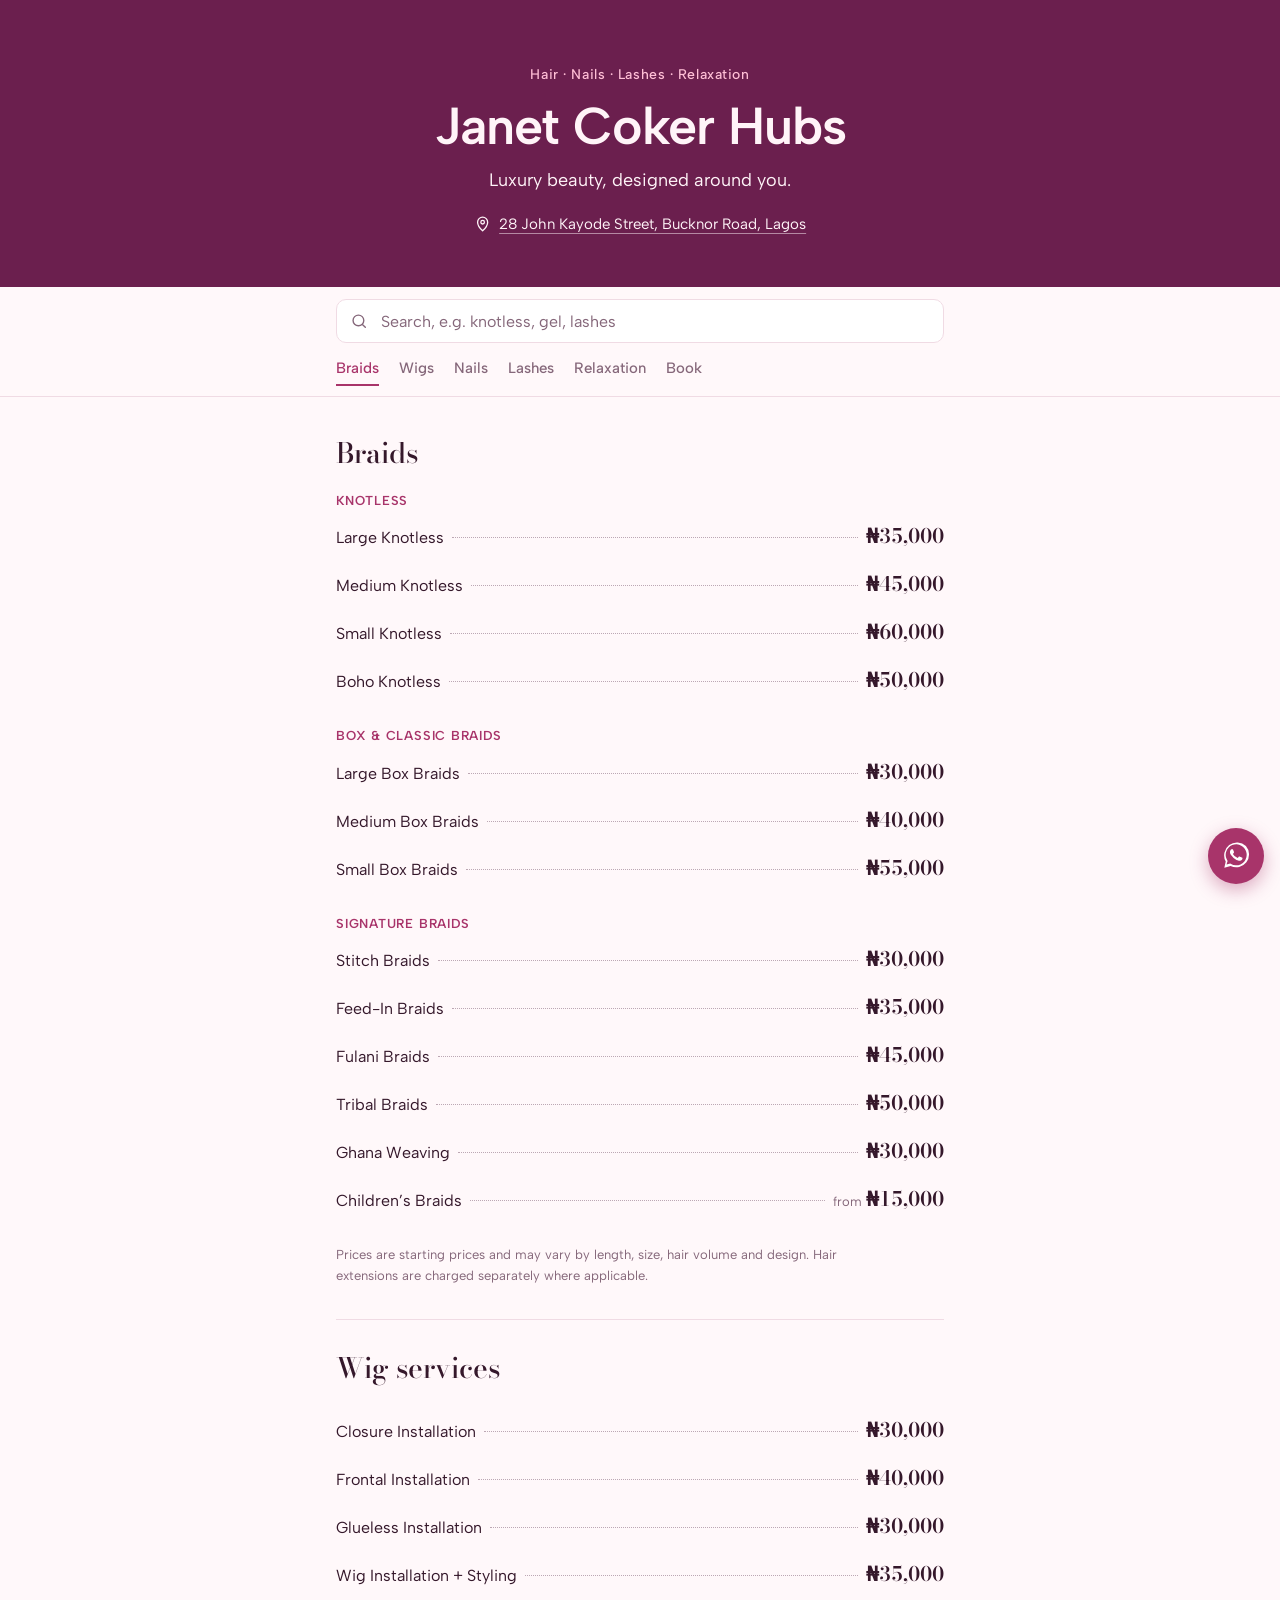
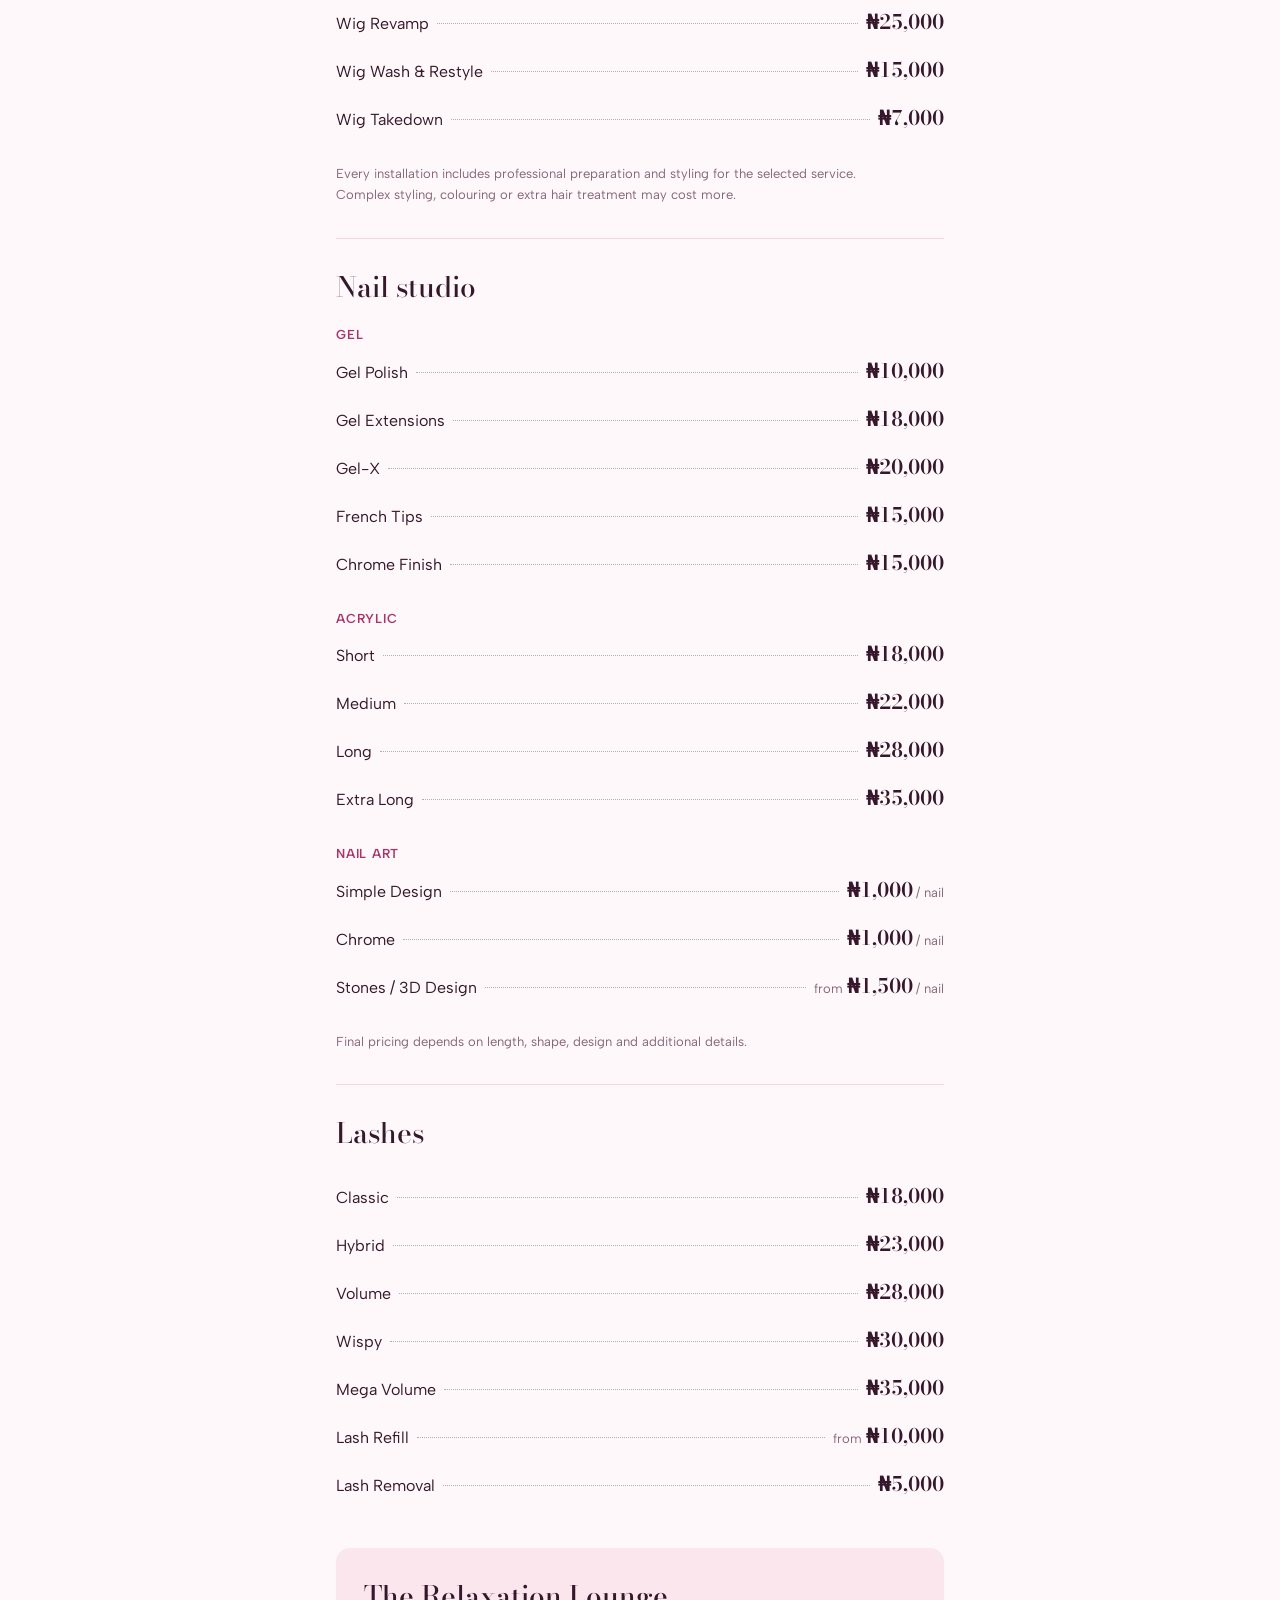
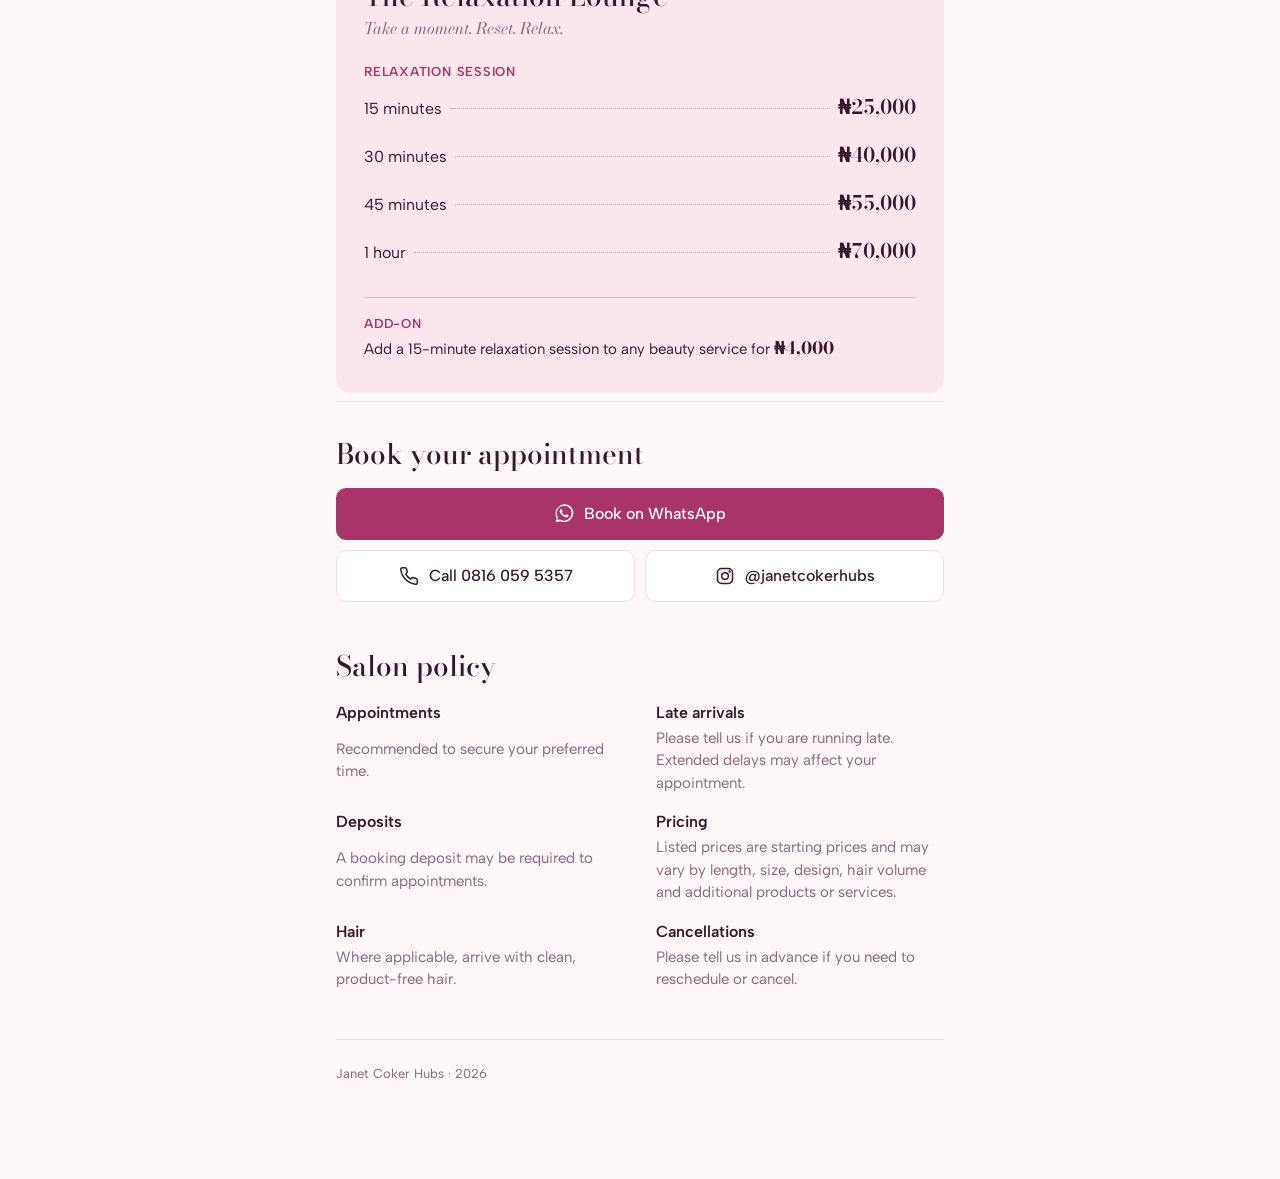
<file: index.html>
<!doctype html>
<html lang="en">
<head>
  <meta charset="utf-8">
  <meta name="viewport" content="width=device-width, initial-scale=1, viewport-fit=cover">
  <title>Janet Coker Hubs Price List</title>
  <meta name="description" content="Prices for braids, wig services, nails, lashes and relaxation at Janet Coker Hubs, 28 John Kayode Street, Bucknor Road, Lagos.">
  <meta name="theme-color" content="#6B1F4E">
  <meta name="color-scheme" content="light only">
  <link rel="icon" href="data:image/svg+xml,%3Csvg xmlns='http://www.w3.org/2000/svg' viewBox='0 0 64 64'%3E%3Ccircle cx='32' cy='32' r='30' fill='%236B1F4E'/%3E%3Ccircle cx='32' cy='32' r='12' fill='%23FFBFD6'/%3E%3C/svg%3E">
  <link rel="preconnect" href="https://fonts.googleapis.com">
  <link rel="preconnect" href="https://fonts.gstatic.com" crossorigin>
  <link href="https://fonts.googleapis.com/css2?family=Albert+Sans:wght@400;500;600&family=Bodoni+Moda:ital,opsz,wght@0,6..96,500;0,6..96,600;1,6..96,500&display=swap" rel="stylesheet">
  <link rel="stylesheet" href="styles.css">
</head>
<body>

  <header class="hero">
    <div class="wrap">
      <p class="services-line">Hair · Nails · Lashes · Relaxation</p>
      <h1 class="brand">Janet Coker Hubs</h1>
      <p class="tagline">Luxury beauty, designed around you.</p>
      <a class="address" href="https://www.google.com/maps/search/?api=1&amp;query=28+John+Kayode+Street,+Bucknor+Road,+Lagos" target="_blank" rel="noopener">
        <svg viewBox="0 0 24 24" aria-hidden="true" class="stroke"><path d="M12 22s7-6.2 7-12a7 7 0 1 0-14 0c0 5.8 7 12 7 12z"/><circle cx="12" cy="10" r="2.5"/></svg>
        28 John Kayode Street, Bucknor Road, Lagos
      </a>
    </div>
  </header>

  <nav class="toolbar" aria-label="Menu sections">
    <div class="wrap">
      <div class="search">
        <svg viewBox="0 0 24 24" aria-hidden="true"><circle cx="11" cy="11" r="7"/><path d="m20 20-3.5-3.5"/></svg>
        <input id="search" type="search" placeholder="Search, e.g. knotless, gel, lashes" autocomplete="off" aria-label="Search services">
        <button id="clear-search" class="search__clear" type="button" aria-label="Clear search" hidden>&times;</button>
      </div>
      <ul class="chips" id="chips"></ul>
    </div>
  </nav>

  <div class="wrap">
    <main id="menu" class="menu"></main>

    <p class="no-results" id="no-results" hidden>
      Nothing on the menu matches “<span id="no-results-term"></span>”.
      Ask us on WhatsApp and we’ll tell you if we can do it.
    </p>

    <section class="book" id="book" aria-labelledby="book-title">
      <h2 id="book-title">Book your appointment</h2>
      <div class="book__actions">
        <a class="btn btn--primary" href="https://wa.me/2348160595357" target="_blank" rel="noopener">
          <svg viewBox="0 0 24 24" aria-hidden="true"><path d="M20.5 3.5A11 11 0 0 0 3.2 16.7L2 22l5.4-1.4A11 11 0 0 0 20.5 3.5zM12 20a8.9 8.9 0 0 1-4.6-1.3l-.3-.2-3.2.8.9-3.1-.2-.3A9 9 0 1 1 12 20zm4.9-6.7c-.3-.1-1.6-.8-1.8-.9-.3-.1-.4-.1-.6.1l-.8 1c-.2.2-.3.2-.6.1a7.4 7.4 0 0 1-3.6-3.2c-.3-.5.3-.4.8-1.4.1-.2 0-.3 0-.4l-.8-2c-.2-.5-.4-.4-.6-.4h-.5a1 1 0 0 0-.7.3 3 3 0 0 0-.9 2.2 5.1 5.1 0 0 0 1.1 2.7 11.7 11.7 0 0 0 4.5 4c1.7.7 2.3.8 3.2.6a2.7 2.7 0 0 0 1.8-1.2 2.2 2.2 0 0 0 .1-1.2c0-.1-.2-.2-.5-.3z"/></svg>
          Book on WhatsApp
        </a>
        <a class="btn" href="tel:+2348160595357">
          <svg viewBox="0 0 24 24" aria-hidden="true" class="stroke"><path d="M22 16.9v3a2 2 0 0 1-2.2 2 19.8 19.8 0 0 1-8.6-3.1 19.5 19.5 0 0 1-6-6A19.8 19.8 0 0 1 2.1 4.2 2 2 0 0 1 4.1 2h3a2 2 0 0 1 2 1.7c.1.9.4 1.8.7 2.7a2 2 0 0 1-.5 2.1L8 9.8a16 16 0 0 0 6 6l1.3-1.3a2 2 0 0 1 2.1-.4c.9.3 1.8.6 2.7.7a2 2 0 0 1 1.7 2z"/></svg>
          Call 0816 059 5357
        </a>
        <a class="btn" href="https://instagram.com/janetcokerhubs" target="_blank" rel="noopener">
          <svg viewBox="0 0 24 24" aria-hidden="true" class="stroke"><rect x="3" y="3" width="18" height="18" rx="5"/><circle cx="12" cy="12" r="4"/><circle cx="17.5" cy="6.5" r=".6"/></svg>
          @janetcokerhubs
        </a>
      </div>
    </section>

    <section class="policy" id="policy" aria-labelledby="policy-title">
      <h2 id="policy-title">Salon policy</h2>
      <dl class="policy__list" id="policy-list"></dl>
    </section>

    <footer class="footer">
      <p>Janet Coker Hubs &middot; <span id="year"></span></p>
    </footer>
  </div>

  <a class="fab" href="https://wa.me/2348160595357" target="_blank" rel="noopener" aria-label="Book on WhatsApp">
    <svg viewBox="0 0 24 24" aria-hidden="true"><path d="M20.5 3.5A11 11 0 0 0 3.2 16.7L2 22l5.4-1.4A11 11 0 0 0 20.5 3.5zM12 20a8.9 8.9 0 0 1-4.6-1.3l-.3-.2-3.2.8.9-3.1-.2-.3A9 9 0 1 1 12 20zm4.9-6.7c-.3-.1-1.6-.8-1.8-.9-.3-.1-.4-.1-.6.1l-.8 1c-.2.2-.3.2-.6.1a7.4 7.4 0 0 1-3.6-3.2c-.3-.5.3-.4.8-1.4.1-.2 0-.3 0-.4l-.8-2c-.2-.5-.4-.4-.6-.4h-.5a1 1 0 0 0-.7.3 3 3 0 0 0-.9 2.2 5.1 5.1 0 0 0 1.1 2.7 11.7 11.7 0 0 0 4.5 4c1.7.7 2.3.8 3.2.6a2.7 2.7 0 0 0 1.8-1.2 2.2 2.2 0 0 0 .1-1.2c0-.1-.2-.2-.5-.3z"/></svg>
  </a>

  <script src="menu-data.js"></script>
  <script src="script.js"></script>
</body>
</html>
</file>
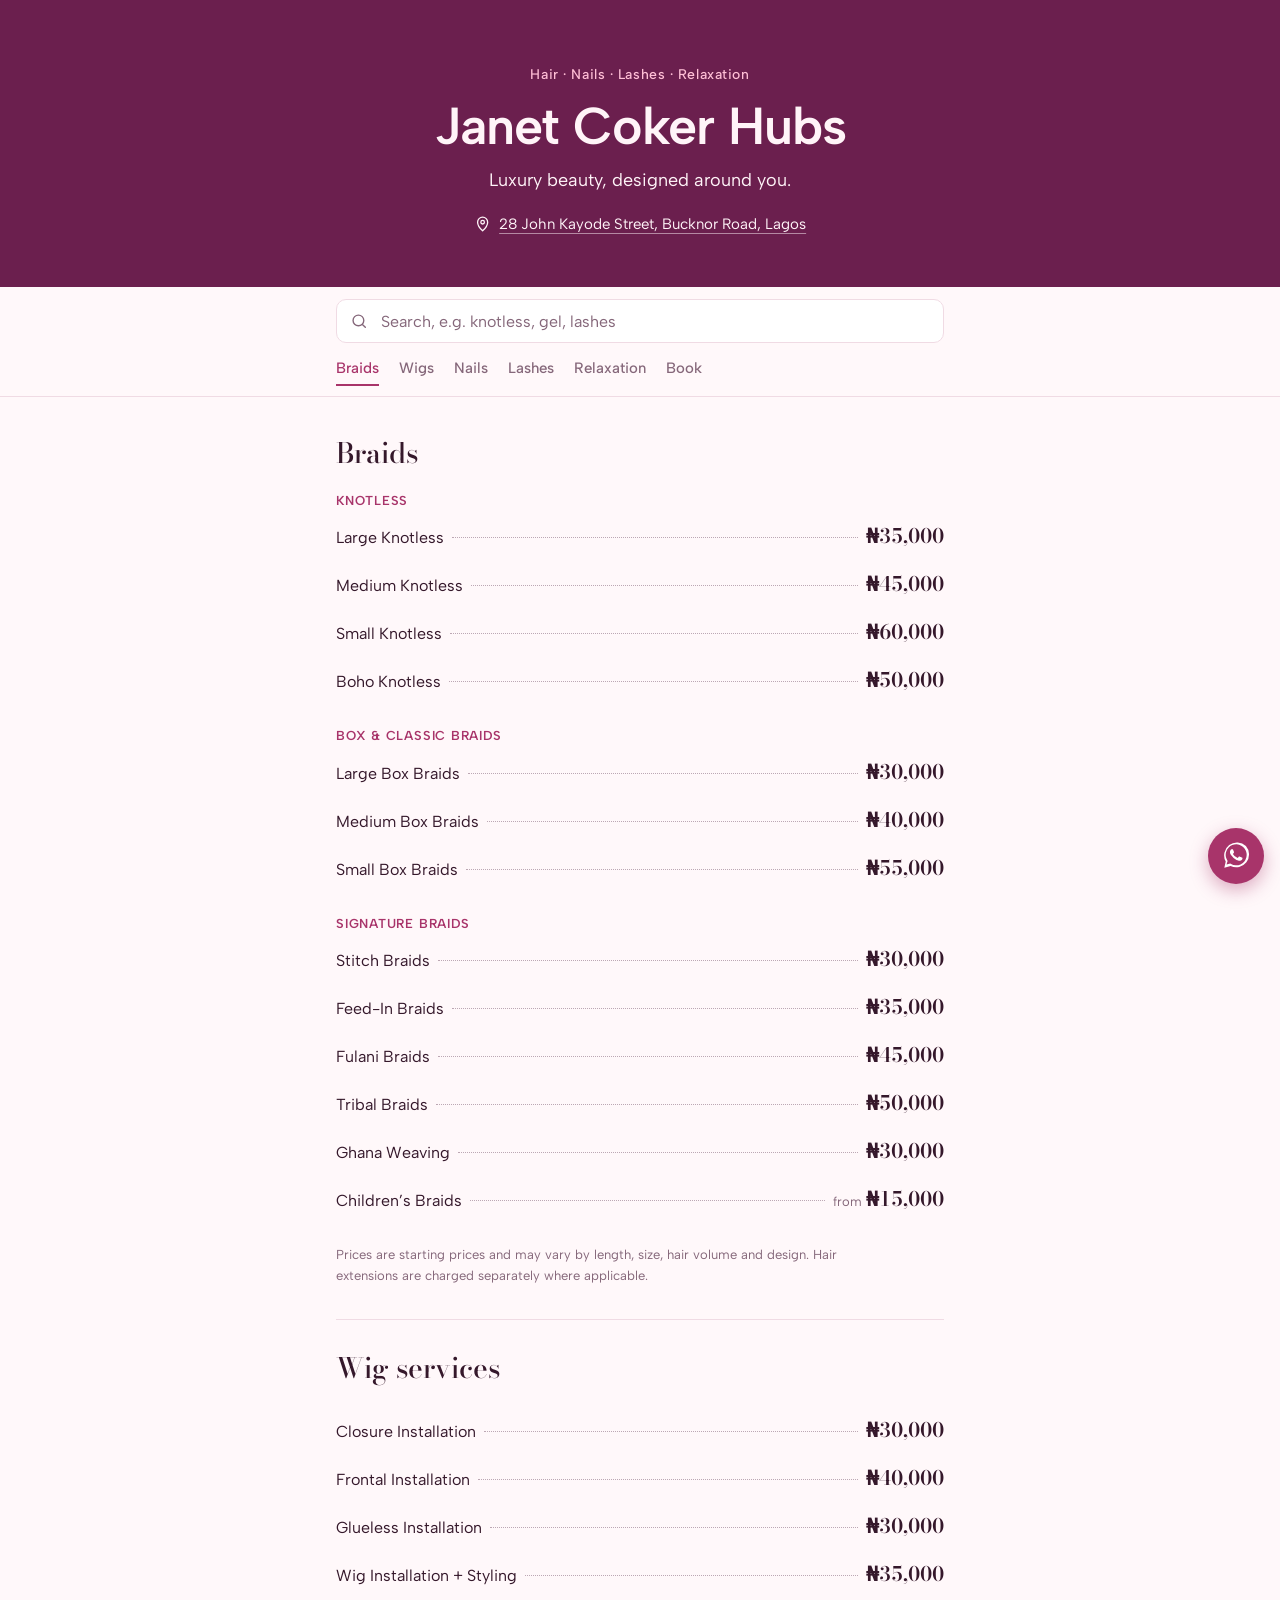
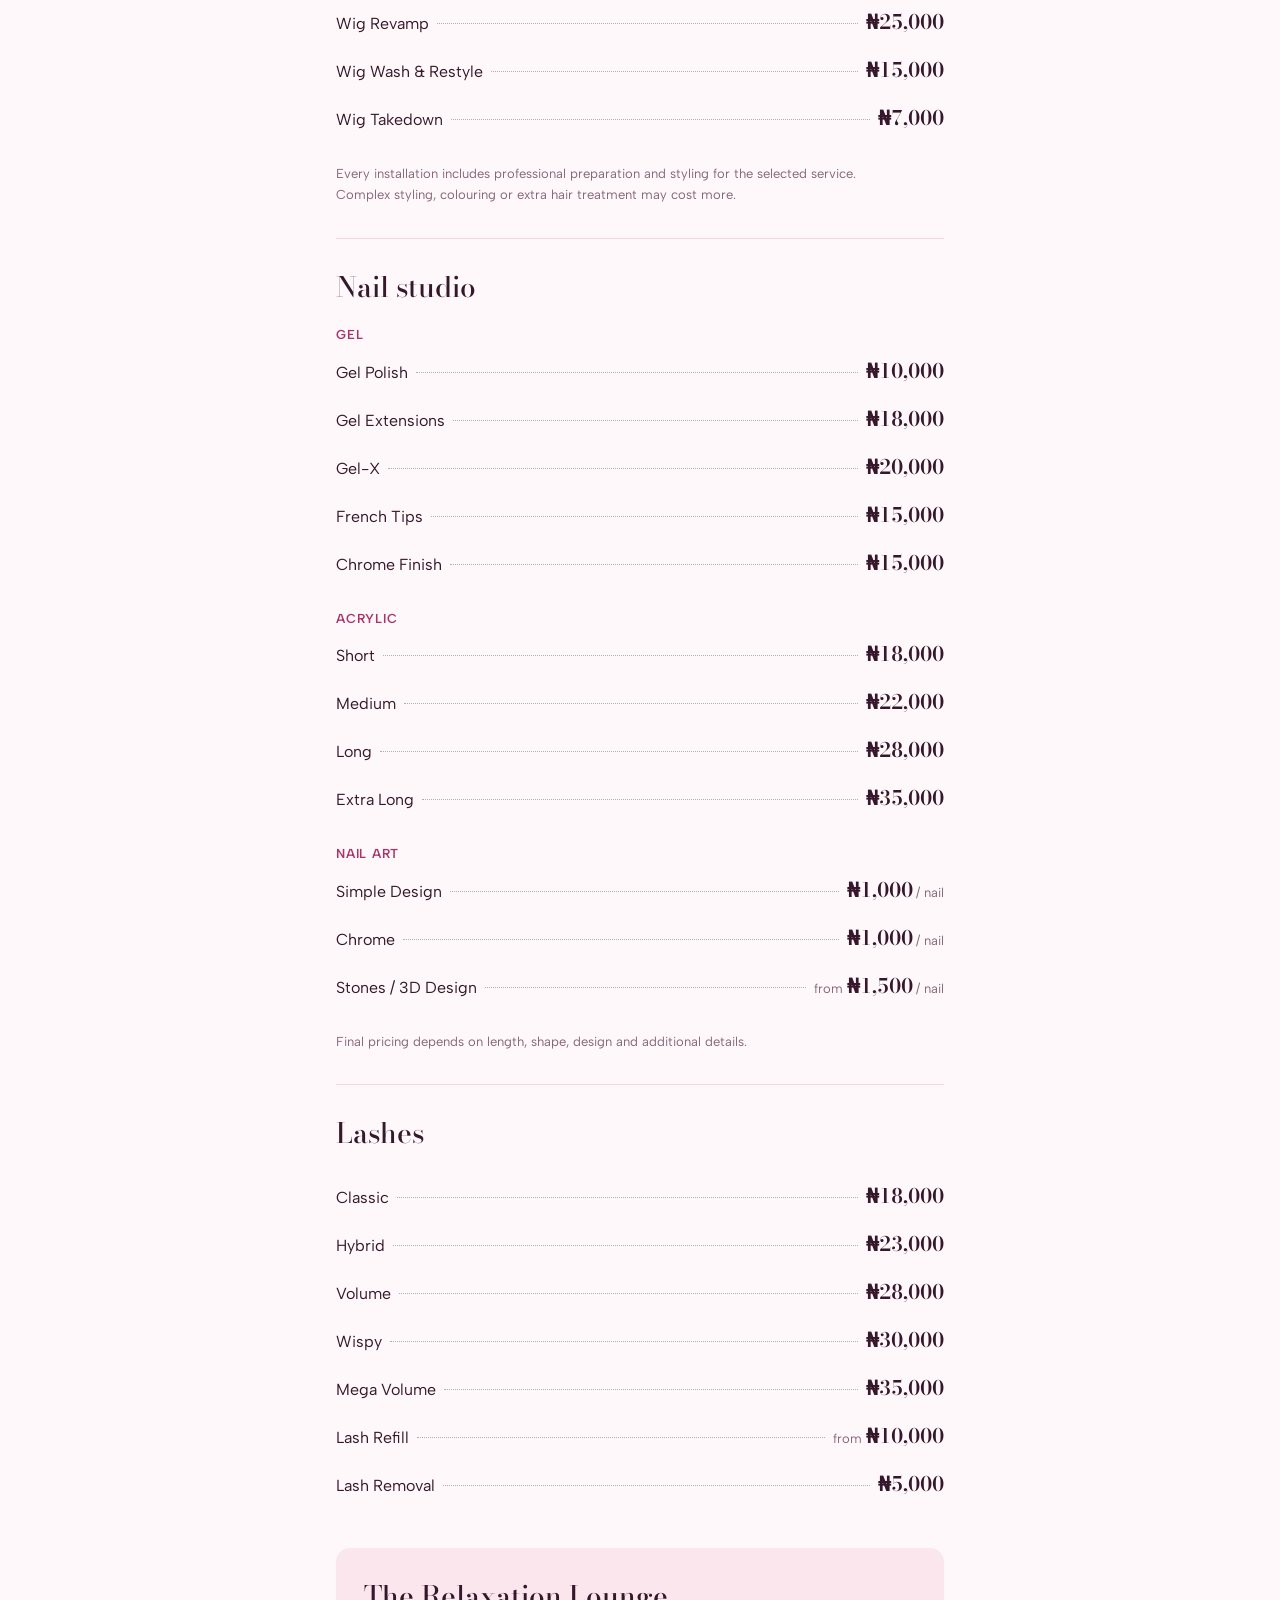
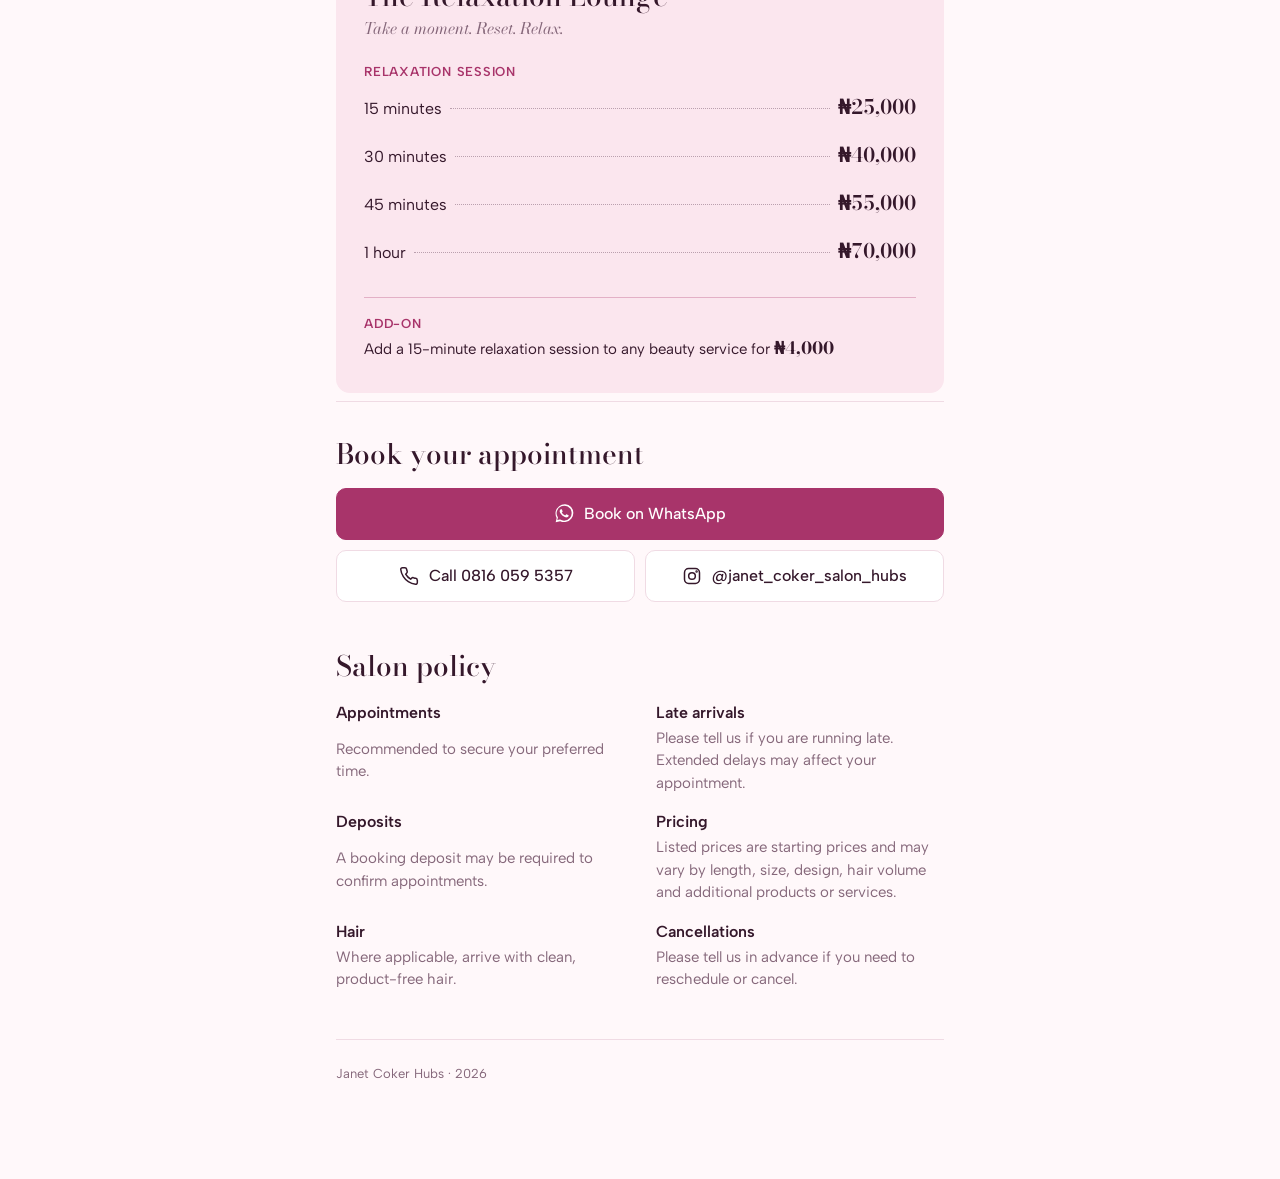
<file: docs/index.html>
<!doctype html>
<html lang="en">
<head>
  <meta charset="utf-8">
  <meta name="viewport" content="width=device-width, initial-scale=1, viewport-fit=cover">
  <title>Janet Coker Hubs Price List</title>
  <meta name="description" content="Prices for braids, wig services, nails, lashes and relaxation at Janet Coker Hubs, 28 John Kayode Street, Bucknor Road, Lagos.">
  <meta name="theme-color" content="#6B1F4E">
  <meta name="color-scheme" content="light only">
  <link rel="icon" href="data:image/svg+xml,%3Csvg xmlns='http://www.w3.org/2000/svg' viewBox='0 0 64 64'%3E%3Ccircle cx='32' cy='32' r='30' fill='%236B1F4E'/%3E%3Ccircle cx='32' cy='32' r='12' fill='%23FFBFD6'/%3E%3C/svg%3E">
  <link rel="preconnect" href="https://fonts.googleapis.com">
  <link rel="preconnect" href="https://fonts.gstatic.com" crossorigin>
  <link href="https://fonts.googleapis.com/css2?family=Albert+Sans:wght@400;500;600&family=Bodoni+Moda:ital,opsz,wght@0,6..96,500;0,6..96,600;1,6..96,500&display=swap" rel="stylesheet">
  <link rel="stylesheet" href="styles.css">
</head>
<body>

  <header class="hero">
    <div class="wrap">
      <p class="services-line">Hair · Nails · Lashes · Relaxation</p>
      <h1 class="brand">Janet Coker Hubs</h1>
      <p class="tagline">Luxury beauty, designed around you.</p>
      <a class="address" href="https://www.google.com/maps/search/?api=1&amp;query=28+John+Kayode+Street,+Bucknor+Road,+Lagos" target="_blank" rel="noopener">
        <svg viewBox="0 0 24 24" aria-hidden="true" class="stroke"><path d="M12 22s7-6.2 7-12a7 7 0 1 0-14 0c0 5.8 7 12 7 12z"/><circle cx="12" cy="10" r="2.5"/></svg>
        28 John Kayode Street, Bucknor Road, Lagos
      </a>
    </div>
  </header>

  <nav class="toolbar" aria-label="Menu sections">
    <div class="wrap">
      <div class="search">
        <svg viewBox="0 0 24 24" aria-hidden="true"><circle cx="11" cy="11" r="7"/><path d="m20 20-3.5-3.5"/></svg>
        <input id="search" type="search" placeholder="Search, e.g. knotless, gel, lashes" autocomplete="off" aria-label="Search services">
        <button id="clear-search" class="search__clear" type="button" aria-label="Clear search" hidden>&times;</button>
      </div>
      <ul class="chips" id="chips"></ul>
    </div>
  </nav>

  <div class="wrap">
    <main id="menu" class="menu"></main>

    <p class="no-results" id="no-results" hidden>
      Nothing on the menu matches “<span id="no-results-term"></span>”.
      Ask us on WhatsApp and we’ll tell you if we can do it.
    </p>

    <section class="book" id="book" aria-labelledby="book-title">
      <h2 id="book-title">Book your appointment</h2>
      <div class="book__actions">
        <a class="btn btn--primary" href="https://wa.me/2348160595357" target="_blank" rel="noopener">
          <svg viewBox="0 0 24 24" aria-hidden="true"><path d="M20.5 3.5A11 11 0 0 0 3.2 16.7L2 22l5.4-1.4A11 11 0 0 0 20.5 3.5zM12 20a8.9 8.9 0 0 1-4.6-1.3l-.3-.2-3.2.8.9-3.1-.2-.3A9 9 0 1 1 12 20zm4.9-6.7c-.3-.1-1.6-.8-1.8-.9-.3-.1-.4-.1-.6.1l-.8 1c-.2.2-.3.2-.6.1a7.4 7.4 0 0 1-3.6-3.2c-.3-.5.3-.4.8-1.4.1-.2 0-.3 0-.4l-.8-2c-.2-.5-.4-.4-.6-.4h-.5a1 1 0 0 0-.7.3 3 3 0 0 0-.9 2.2 5.1 5.1 0 0 0 1.1 2.7 11.7 11.7 0 0 0 4.5 4c1.7.7 2.3.8 3.2.6a2.7 2.7 0 0 0 1.8-1.2 2.2 2.2 0 0 0 .1-1.2c0-.1-.2-.2-.5-.3z"/></svg>
          Book on WhatsApp
        </a>
        <a class="btn" href="tel:+2348160595357">
          <svg viewBox="0 0 24 24" aria-hidden="true" class="stroke"><path d="M22 16.9v3a2 2 0 0 1-2.2 2 19.8 19.8 0 0 1-8.6-3.1 19.5 19.5 0 0 1-6-6A19.8 19.8 0 0 1 2.1 4.2 2 2 0 0 1 4.1 2h3a2 2 0 0 1 2 1.7c.1.9.4 1.8.7 2.7a2 2 0 0 1-.5 2.1L8 9.8a16 16 0 0 0 6 6l1.3-1.3a2 2 0 0 1 2.1-.4c.9.3 1.8.6 2.7.7a2 2 0 0 1 1.7 2z"/></svg>
          Call 0816 059 5357
        </a>
        <a class="btn" href="https://www.instagram.com/janet_coker_salon_hubs/" target="_blank" rel="noopener">
          <svg viewBox="0 0 24 24" aria-hidden="true" class="stroke"><rect x="3" y="3" width="18" height="18" rx="5"/><circle cx="12" cy="12" r="4"/><circle cx="17.5" cy="6.5" r=".6"/></svg>
          @janet_coker_salon_hubs
        </a>
      </div>
    </section>

    <section class="policy" id="policy" aria-labelledby="policy-title">
      <h2 id="policy-title">Salon policy</h2>
      <dl class="policy__list" id="policy-list"></dl>
    </section>

    <footer class="footer">
      <p>Janet Coker Hubs &middot; <span id="year"></span></p>
    </footer>
  </div>

  <a class="fab" href="https://wa.me/2348160595357" target="_blank" rel="noopener" aria-label="Book on WhatsApp">
    <svg viewBox="0 0 24 24" aria-hidden="true"><path d="M20.5 3.5A11 11 0 0 0 3.2 16.7L2 22l5.4-1.4A11 11 0 0 0 20.5 3.5zM12 20a8.9 8.9 0 0 1-4.6-1.3l-.3-.2-3.2.8.9-3.1-.2-.3A9 9 0 1 1 12 20zm4.9-6.7c-.3-.1-1.6-.8-1.8-.9-.3-.1-.4-.1-.6.1l-.8 1c-.2.2-.3.2-.6.1a7.4 7.4 0 0 1-3.6-3.2c-.3-.5.3-.4.8-1.4.1-.2 0-.3 0-.4l-.8-2c-.2-.5-.4-.4-.6-.4h-.5a1 1 0 0 0-.7.3 3 3 0 0 0-.9 2.2 5.1 5.1 0 0 0 1.1 2.7 11.7 11.7 0 0 0 4.5 4c1.7.7 2.3.8 3.2.6a2.7 2.7 0 0 0 1.8-1.2 2.2 2.2 0 0 0 .1-1.2c0-.1-.2-.2-.5-.3z"/></svg>
  </a>

  <script src="menu-data.js"></script>
  <script src="script.js"></script>
</body>
</html>
</file>
<file: styles.css>
/*
  Layout: one left-aligned column read like a printed salon price list.
  Dotted leaders run from each service to its price. The berry header is
  the one bold block; the Relaxation Lounge is the only boxed section.
*/
:root {
  --bg: #fff8fa;
  --surface: #ffffff;
  --ink: #35182b;
  --muted: #85677a;
  --line: #f0dbe4;
  --accent: #a8346a;
  --on-accent: #ffffff;
  --accent-soft: #fbe6ee;
  --hero-bg: #6b1f4e;
  --hero-ink: #fff4f8;
  --hero-accent: #ffbfd6;

  --display: "Bodoni Moda", "Didot", "Bodoni 72", Georgia, serif;
  --body: "Albert Sans", system-ui, -apple-system, "Segoe UI", Roboto, sans-serif;

  --step--1: .8125rem;  /* 13px  labels, notes */
  --step-0: 1rem;       /* 16px  body, service names */
  --step-1: 1.25rem;    /* 20px  prices */
  --step-2: 1.75rem;    /* 28px  section titles */
  --step-3: clamp(2.5rem, 11vw, 3.75rem); /* brand */

  --gutter: 16px;
  --measure: 40rem;
  --toolbar-h: 118px;
  color-scheme: light;
}

/* ============ Base ============ */
*, *::before, *::after { box-sizing: border-box; }
html { scroll-behavior: smooth; -webkit-text-size-adjust: 100%; }

body {
  margin: 0;
  background: var(--bg);
  color: var(--ink);
  font-family: var(--body);
  font-size: var(--step-0);
  line-height: 1.5;
  -webkit-font-smoothing: antialiased;
}
h1, h2, h3, p, dl, dd { margin: 0; }
h1, h2 { text-wrap: balance; }
a { color: inherit; }
[hidden] { display: none !important; }
:focus-visible { outline: 2px solid var(--accent); outline-offset: 3px; border-radius: 4px; }

svg { width: 1.15em; height: 1.15em; flex: none; fill: currentColor; }
svg.stroke {
  fill: none; stroke: currentColor; stroke-width: 1.8; stroke-linecap: round; stroke-linejoin: round;
}

.wrap {
  max-width: var(--measure);
  margin-inline: auto;
  padding-inline: var(--gutter);
}

/* ============ Header ============ */
.hero {
  background: var(--hero-bg);
  color: var(--hero-ink);
  padding-block: calc(40px + env(safe-area-inset-top, 0px)) 36px;
}
.hero .wrap { display: grid; gap: 14px; justify-items: center; text-align: center; }
/* Header text uses the sans face: solid strokes read better on the berry ground */
.services-line {
  font-size: .875rem;
  font-weight: 500;
  letter-spacing: .04em;
  color: var(--hero-accent);
}
.brand {
  font-family: var(--body);
  font-weight: 600;
  font-size: clamp(2.25rem, 10vw, 3.25rem);
  line-height: 1.05;
  letter-spacing: -.02em;
}
.tagline {
  text-wrap: balance;
  font-family: var(--body);
  font-size: 1.125rem;
  line-height: 1.4;
}
.address {
  justify-self: center;
  margin-top: 6px;
  display: inline-flex; align-items: center; gap: 8px;
  font-size: .9375rem;
  text-decoration: underline;
  text-decoration-color: color-mix(in srgb, var(--hero-ink) 50%, transparent);
  text-underline-offset: 4px;
}
.address:hover { text-decoration-color: var(--hero-accent); }

/* ============ Sticky search and section links ============ */
.toolbar {
  position: sticky;
  top: env(safe-area-inset-top, 0px);
  z-index: 10;
  background: color-mix(in srgb, var(--bg) 92%, transparent);
  -webkit-backdrop-filter: blur(12px);
  backdrop-filter: blur(12px);
  border-bottom: 1px solid var(--line);
  padding-block: 12px 10px;
}
.search { position: relative; display: flex; align-items: center; }
.search svg {
  position: absolute; left: 14px;
  color: var(--muted);
  pointer-events: none;
  fill: none; stroke: currentColor; stroke-width: 1.8; stroke-linecap: round;
}
.search input {
  width: 100%;
  height: 44px;
  padding: 0 44px;
  font: inherit;
  color: var(--ink);
  background: var(--surface);
  border: 1px solid var(--line);
  border-radius: 10px;
  outline: none;
  -webkit-appearance: none;
  appearance: none;
}
.search input::placeholder { color: var(--muted); }
.search input::-webkit-search-cancel-button { display: none; }
.search input:focus { border-color: var(--accent); }
.search__clear {
  position: absolute; right: 6px;
  width: 32px; height: 32px;
  border: 0; border-radius: 8px;
  background: transparent;
  color: var(--muted);
  font-size: 22px; line-height: 1;
  cursor: pointer;
}

.chips {
  list-style: none;
  margin: 10px 0 0;
  padding: 0;
  display: flex; gap: 20px;
  overflow-x: auto;
  scrollbar-width: none;
}
.chips::-webkit-scrollbar { display: none; }
.chip {
  display: block;
  white-space: nowrap;
  padding-block: 4px;
  font-size: .9375rem;
  font-weight: 500;
  text-decoration: none;
  color: var(--muted);
  border-bottom: 2px solid transparent;
}
.chip:hover { color: var(--ink); }
.chip.is-active { color: var(--accent); border-bottom-color: var(--accent); }

/* ============ Price list ============ */
.menu { display: grid; padding-block: 8px 0; }

.section {
  scroll-margin-top: calc(var(--toolbar-h) + env(safe-area-inset-top, 0px));
  padding-block: 32px;
  display: grid;
  gap: 22px;
}
.section + .section { border-top: 1px solid var(--line); }

.section__head { display: grid; gap: 4px; }
.section__title {
  font-family: var(--display);
  font-weight: 500;
  font-size: var(--step-2);
  line-height: 1.15;
}
.section__subtitle {
  font-family: var(--display);
  font-style: italic;
  color: var(--muted);
}

.group { display: grid; gap: 2px; }
.group__title {
  font-size: var(--step--1);
  font-weight: 600;
  letter-spacing: .06em;
  text-transform: uppercase;
  color: var(--accent);
}

.items { list-style: none; margin: 0; padding: 0; }
.item {
  display: flex;
  align-items: baseline;
  gap: 8px;
  padding-block: 9px;
}
.item__name { min-width: 0; }
.item__dots {
  flex: 1;
  min-width: 12px;
  border-bottom: 1px dotted color-mix(in srgb, var(--muted) 55%, transparent);
  transform: translateY(-5px);
}
.price {
  font-family: var(--display);
  font-weight: 600;
  font-size: var(--step-1);
  white-space: nowrap;
  font-variant-numeric: lining-nums tabular-nums;
}
.price__from, .price__unit {
  font-family: var(--body);
  font-weight: 400;
  font-size: var(--step--1);
  color: var(--muted);
}
.price__from { margin-right: 4px; }
.price__unit { margin-left: 3px; }

.note {
  font-size: var(--step--1);
  line-height: 1.6;
  color: var(--muted);
  max-width: 34rem;
}

/* The Relaxation Lounge is the one boxed section */
.section--featured {
  margin-block: 8px;
  padding: 28px 20px;
  background: var(--accent-soft);
  border-radius: 14px;
}
.section--featured + .section,
.section + .section--featured { border-top: 0; }
.callout {
  display: grid;
  gap: 2px;
  padding-top: 16px;
  border-top: 1px solid color-mix(in srgb, var(--accent) 30%, transparent);
  font-size: .9375rem;
}
.callout__label {
  font-size: var(--step--1);
  font-weight: 600;
  letter-spacing: .06em;
  text-transform: uppercase;
  color: var(--accent);
}
.callout strong { font-family: var(--display); font-size: 1.0625rem; }

.no-results {
  padding-block: 32px;
  color: var(--muted);
}

/* ============ Booking ============ */
.book {
  scroll-margin-top: calc(var(--toolbar-h) + env(safe-area-inset-top, 0px));
  padding-block: 36px 8px;
  border-top: 1px solid var(--line);
  display: grid;
  gap: 18px;
}
.book h2, .policy h2 {
  font-family: var(--display);
  font-weight: 500;
  font-size: var(--step-2);
  line-height: 1.15;
}
.book__actions { display: grid; gap: 10px; }
.btn {
  display: flex; align-items: center; justify-content: center; gap: 10px;
  min-height: 52px;
  padding-inline: 20px;
  font-weight: 500;
  text-decoration: none;
  color: var(--ink);
  background: var(--surface);
  border: 1px solid var(--line);
  border-radius: 10px;
}
.btn:hover { border-color: var(--accent); }
.btn svg { width: 20px; height: 20px; }
.btn--primary {
  background: var(--accent);
  border-color: var(--accent);
  color: var(--on-accent);
}
.btn--primary:hover { filter: brightness(1.08); }

/* ============ Policy ============ */
.policy {
  padding-block: 40px 0;
  display: grid;
  gap: 18px;
}
.policy__list { display: grid; gap: 16px; }
.policy__list div { display: grid; gap: 2px; }
.policy__list dt { font-weight: 600; }
.policy__list dd { color: var(--muted); font-size: .9375rem; }

/* ============ Footer & floating WhatsApp ============ */
.footer {
  margin-top: 48px;
  padding-block: 24px calc(96px + env(safe-area-inset-bottom, 0px));
  border-top: 1px solid var(--line);
  font-size: var(--step--1);
  color: var(--muted);
}

.fab {
  position: fixed;
  right: 16px;
  bottom: calc(16px + env(safe-area-inset-bottom, 0px));
  z-index: 20;
  width: 56px; height: 56px;
  display: grid; place-items: center;
  border-radius: 50%;
  background: var(--accent);
  color: var(--on-accent);
  box-shadow: 0 6px 18px color-mix(in srgb, var(--accent) 40%, transparent);
}
.fab svg { width: 28px; height: 28px; }

/* ============ Wider screens ============ */
@media (min-width: 640px) {
  .hero { padding-block: calc(64px + env(safe-area-inset-top, 0px)) 52px; }
  .section--featured { padding: 32px 28px; }
  .book__actions { grid-template-columns: 1fr 1fr; }
  .book__actions .btn--primary { grid-column: 1 / -1; }
  .policy__list { grid-template-columns: 1fr 1fr; column-gap: 32px; }
}

@media (prefers-reduced-motion: reduce) {
  html { scroll-behavior: auto; }
}

@media print {
  .toolbar, .fab, .book__actions { display: none; }
  .section { break-inside: avoid; }
}
</file>
<file: docs/styles.css>
/*
  Layout: one left-aligned column read like a printed salon price list.
  Dotted leaders run from each service to its price. The berry header is
  the one bold block; the Relaxation Lounge is the only boxed section.
*/
:root {
  --bg: #fff8fa;
  --surface: #ffffff;
  --ink: #35182b;
  --muted: #85677a;
  --line: #f0dbe4;
  --accent: #a8346a;
  --on-accent: #ffffff;
  --accent-soft: #fbe6ee;
  --hero-bg: #6b1f4e;
  --hero-ink: #fff4f8;
  --hero-accent: #ffbfd6;

  --display: "Bodoni Moda", "Didot", "Bodoni 72", Georgia, serif;
  --body: "Albert Sans", system-ui, -apple-system, "Segoe UI", Roboto, sans-serif;

  --step--1: .8125rem;  /* 13px  labels, notes */
  --step-0: 1rem;       /* 16px  body, service names */
  --step-1: 1.25rem;    /* 20px  prices */
  --step-2: 1.75rem;    /* 28px  section titles */
  --step-3: clamp(2.5rem, 11vw, 3.75rem); /* brand */

  --gutter: 16px;
  --measure: 40rem;
  --toolbar-h: 118px;
  color-scheme: light;
}

/* ============ Base ============ */
*, *::before, *::after { box-sizing: border-box; }
html { scroll-behavior: smooth; -webkit-text-size-adjust: 100%; }

body {
  margin: 0;
  background: var(--bg);
  color: var(--ink);
  font-family: var(--body);
  font-size: var(--step-0);
  line-height: 1.5;
  -webkit-font-smoothing: antialiased;
}
h1, h2, h3, p, dl, dd { margin: 0; }
h1, h2 { text-wrap: balance; }
a { color: inherit; }
[hidden] { display: none !important; }
:focus-visible { outline: 2px solid var(--accent); outline-offset: 3px; border-radius: 4px; }

svg { width: 1.15em; height: 1.15em; flex: none; fill: currentColor; }
svg.stroke {
  fill: none; stroke: currentColor; stroke-width: 1.8; stroke-linecap: round; stroke-linejoin: round;
}

.wrap {
  max-width: var(--measure);
  margin-inline: auto;
  padding-inline: var(--gutter);
}

/* ============ Header ============ */
.hero {
  background: var(--hero-bg);
  color: var(--hero-ink);
  padding-block: calc(40px + env(safe-area-inset-top, 0px)) 36px;
}
.hero .wrap { display: grid; gap: 14px; justify-items: center; text-align: center; }
/* Header text uses the sans face: solid strokes read better on the berry ground */
.services-line {
  font-size: .875rem;
  font-weight: 500;
  letter-spacing: .04em;
  color: var(--hero-accent);
}
.brand {
  font-family: var(--body);
  font-weight: 600;
  font-size: clamp(2.25rem, 10vw, 3.25rem);
  line-height: 1.05;
  letter-spacing: -.02em;
}
.tagline {
  text-wrap: balance;
  font-family: var(--body);
  font-size: 1.125rem;
  line-height: 1.4;
}
.address {
  justify-self: center;
  margin-top: 6px;
  display: inline-flex; align-items: center; gap: 8px;
  font-size: .9375rem;
  text-decoration: underline;
  text-decoration-color: color-mix(in srgb, var(--hero-ink) 50%, transparent);
  text-underline-offset: 4px;
}
.address:hover { text-decoration-color: var(--hero-accent); }

/* ============ Sticky search and section links ============ */
.toolbar {
  position: sticky;
  top: env(safe-area-inset-top, 0px);
  z-index: 10;
  background: color-mix(in srgb, var(--bg) 92%, transparent);
  -webkit-backdrop-filter: blur(12px);
  backdrop-filter: blur(12px);
  border-bottom: 1px solid var(--line);
  padding-block: 12px 10px;
}
.search { position: relative; display: flex; align-items: center; }
.search svg {
  position: absolute; left: 14px;
  color: var(--muted);
  pointer-events: none;
  fill: none; stroke: currentColor; stroke-width: 1.8; stroke-linecap: round;
}
.search input {
  width: 100%;
  height: 44px;
  padding: 0 44px;
  font: inherit;
  color: var(--ink);
  background: var(--surface);
  border: 1px solid var(--line);
  border-radius: 10px;
  outline: none;
  -webkit-appearance: none;
  appearance: none;
}
.search input::placeholder { color: var(--muted); }
.search input::-webkit-search-cancel-button { display: none; }
.search input:focus { border-color: var(--accent); }
.search__clear {
  position: absolute; right: 6px;
  width: 32px; height: 32px;
  border: 0; border-radius: 8px;
  background: transparent;
  color: var(--muted);
  font-size: 22px; line-height: 1;
  cursor: pointer;
}

.chips {
  list-style: none;
  margin: 10px 0 0;
  padding: 0;
  display: flex; gap: 20px;
  overflow-x: auto;
  scrollbar-width: none;
}
.chips::-webkit-scrollbar { display: none; }
.chip {
  display: block;
  white-space: nowrap;
  padding-block: 4px;
  font-size: .9375rem;
  font-weight: 500;
  text-decoration: none;
  color: var(--muted);
  border-bottom: 2px solid transparent;
}
.chip:hover { color: var(--ink); }
.chip.is-active { color: var(--accent); border-bottom-color: var(--accent); }

/* ============ Price list ============ */
.menu { display: grid; padding-block: 8px 0; }

.section {
  scroll-margin-top: calc(var(--toolbar-h) + env(safe-area-inset-top, 0px));
  padding-block: 32px;
  display: grid;
  gap: 22px;
}
.section + .section { border-top: 1px solid var(--line); }

.section__head { display: grid; gap: 4px; }
.section__title {
  font-family: var(--display);
  font-weight: 500;
  font-size: var(--step-2);
  line-height: 1.15;
}
.section__subtitle {
  font-family: var(--display);
  font-style: italic;
  color: var(--muted);
}

.group { display: grid; gap: 2px; }
.group__title {
  font-size: var(--step--1);
  font-weight: 600;
  letter-spacing: .06em;
  text-transform: uppercase;
  color: var(--accent);
}

.items { list-style: none; margin: 0; padding: 0; }
.item {
  display: flex;
  align-items: baseline;
  gap: 8px;
  padding-block: 9px;
}
.item__name { min-width: 0; }
.item__dots {
  flex: 1;
  min-width: 12px;
  border-bottom: 1px dotted color-mix(in srgb, var(--muted) 55%, transparent);
  transform: translateY(-5px);
}
.price {
  font-family: var(--display);
  font-weight: 600;
  font-size: var(--step-1);
  white-space: nowrap;
  font-variant-numeric: lining-nums tabular-nums;
}
.price__from, .price__unit {
  font-family: var(--body);
  font-weight: 400;
  font-size: var(--step--1);
  color: var(--muted);
}
.price__from { margin-right: 4px; }
.price__unit { margin-left: 3px; }

.note {
  font-size: var(--step--1);
  line-height: 1.6;
  color: var(--muted);
  max-width: 34rem;
}

/* The Relaxation Lounge is the one boxed section */
.section--featured {
  margin-block: 8px;
  padding: 28px 20px;
  background: var(--accent-soft);
  border-radius: 14px;
}
.section--featured + .section,
.section + .section--featured { border-top: 0; }
.callout {
  display: grid;
  gap: 2px;
  padding-top: 16px;
  border-top: 1px solid color-mix(in srgb, var(--accent) 30%, transparent);
  font-size: .9375rem;
}
.callout__label {
  font-size: var(--step--1);
  font-weight: 600;
  letter-spacing: .06em;
  text-transform: uppercase;
  color: var(--accent);
}
.callout strong { font-family: var(--display); font-size: 1.0625rem; }

.no-results {
  padding-block: 32px;
  color: var(--muted);
}

/* ============ Booking ============ */
.book {
  scroll-margin-top: calc(var(--toolbar-h) + env(safe-area-inset-top, 0px));
  padding-block: 36px 8px;
  border-top: 1px solid var(--line);
  display: grid;
  gap: 18px;
}
.book h2, .policy h2 {
  font-family: var(--display);
  font-weight: 500;
  font-size: var(--step-2);
  line-height: 1.15;
}
.book__actions { display: grid; gap: 10px; }
.btn {
  display: flex; align-items: center; justify-content: center; gap: 10px;
  min-height: 52px;
  padding-inline: 20px;
  font-weight: 500;
  text-decoration: none;
  color: var(--ink);
  background: var(--surface);
  border: 1px solid var(--line);
  border-radius: 10px;
}
.btn:hover { border-color: var(--accent); }
.btn svg { width: 20px; height: 20px; }
.btn--primary {
  background: var(--accent);
  border-color: var(--accent);
  color: var(--on-accent);
}
.btn--primary:hover { filter: brightness(1.08); }

/* ============ Policy ============ */
.policy {
  padding-block: 40px 0;
  display: grid;
  gap: 18px;
}
.policy__list { display: grid; gap: 16px; }
.policy__list div { display: grid; gap: 2px; }
.policy__list dt { font-weight: 600; }
.policy__list dd { color: var(--muted); font-size: .9375rem; }

/* ============ Footer & floating WhatsApp ============ */
.footer {
  margin-top: 48px;
  padding-block: 24px calc(96px + env(safe-area-inset-bottom, 0px));
  border-top: 1px solid var(--line);
  font-size: var(--step--1);
  color: var(--muted);
}

.fab {
  position: fixed;
  right: 16px;
  bottom: calc(16px + env(safe-area-inset-bottom, 0px));
  z-index: 20;
  width: 56px; height: 56px;
  display: grid; place-items: center;
  border-radius: 50%;
  background: var(--accent);
  color: var(--on-accent);
  box-shadow: 0 6px 18px color-mix(in srgb, var(--accent) 40%, transparent);
}
.fab svg { width: 28px; height: 28px; }

/* ============ Wider screens ============ */
@media (min-width: 640px) {
  .hero { padding-block: calc(64px + env(safe-area-inset-top, 0px)) 52px; }
  .section--featured { padding: 32px 28px; }
  .book__actions { grid-template-columns: 1fr 1fr; }
  .book__actions .btn--primary { grid-column: 1 / -1; }
  .policy__list { grid-template-columns: 1fr 1fr; column-gap: 32px; }
}

@media (prefers-reduced-motion: reduce) {
  html { scroll-behavior: auto; }
}

@media print {
  .toolbar, .fab, .book__actions { display: none; }
  .section { break-inside: avoid; }
}
</file>
